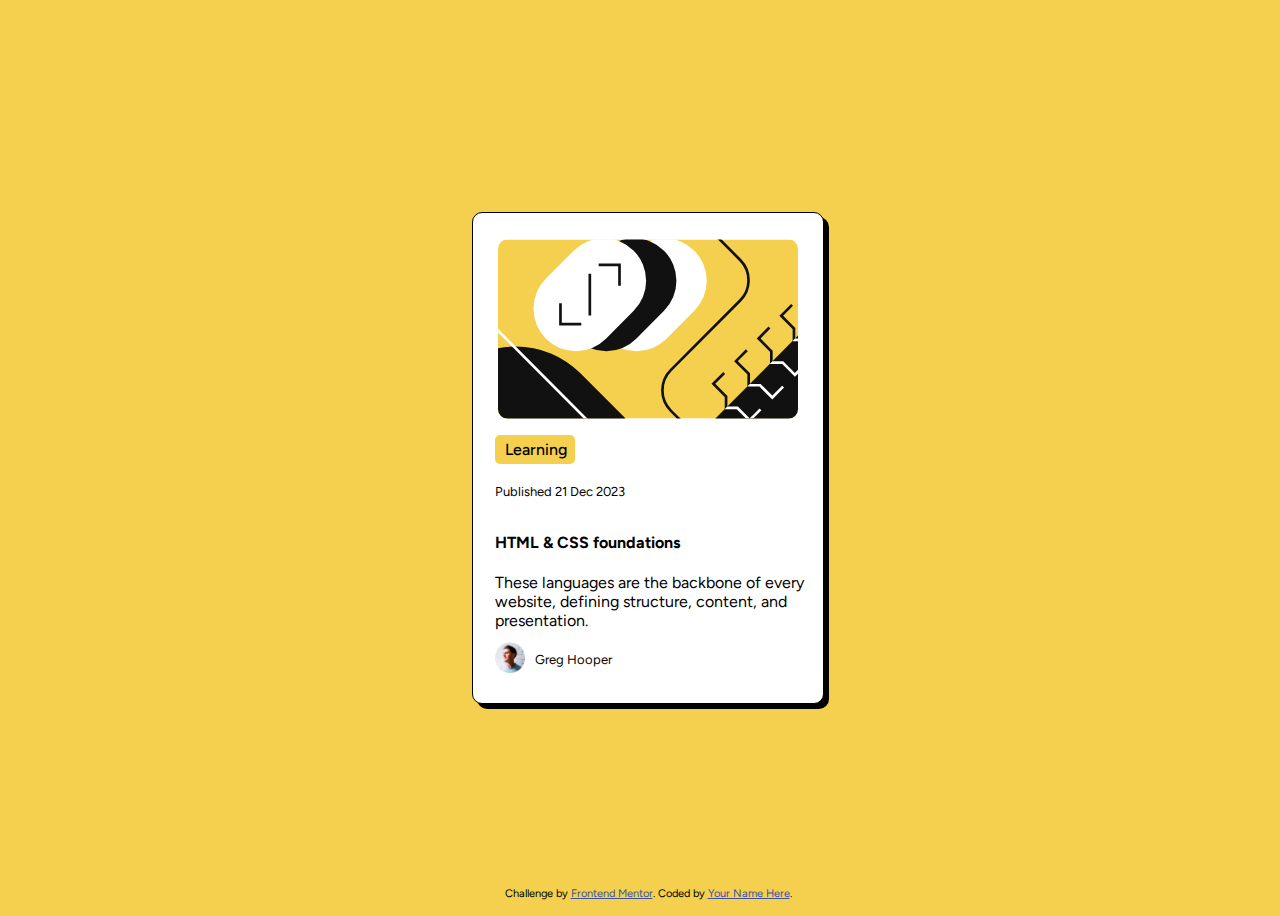
<file: blog-preview-card-main/index.html>
<!DOCTYPE html>
<html lang="en">
    <head>
        <meta charset="UTF-8">
        <meta name="viewport" content="width=device-width, initial-scale=1.0">
        <!-- displays site properly based on user's device -->

        <link
            rel="icon"
            type="image/png"
            sizes="32x32"
            href="./assets/images/favicon-32x32.png">

        <title>Frontend Mentor | Blog preview card</title>
        <link rel="stylesheet" href="style.css">

        <!-- Feel free to remove these styles or customise in your own stylesheet 👍 -->
        <style></style>
    </head>
    <body id="wrapper">
        <div id="card-container">
            <div class="image-container">
                <img src="./assets/images/illustration-article.svg"/>

            </div>
            <div class="label-container">
                <span>Learning</span>
                <span>Published 21 Dec 2023</span>
            </div>
            <div class="info-container">
                <h4>
                    <a href="#">HTML & CSS foundations</a>
                </h4>
                <p>
                    These languages are the backbone of every website, defining structure, content,
                    and presentation.

                </p>
            </div>
            <div class="footer-container">
                <div class="avatar-img-container">
                    <img src="./assets/images/image-avatar.webp"/>

                </div>
                <span>Greg Hooper</span>

            </div>

        </div>

        <div class="attribution">
            Challenge by
            <a href="https://www.frontendmentor.io?ref=challenge" target="_blank">Frontend Mentor</a>. Coded by
            <a href="#">Your Name Here</a>.
        </div>
    </body>
</html>
</file>
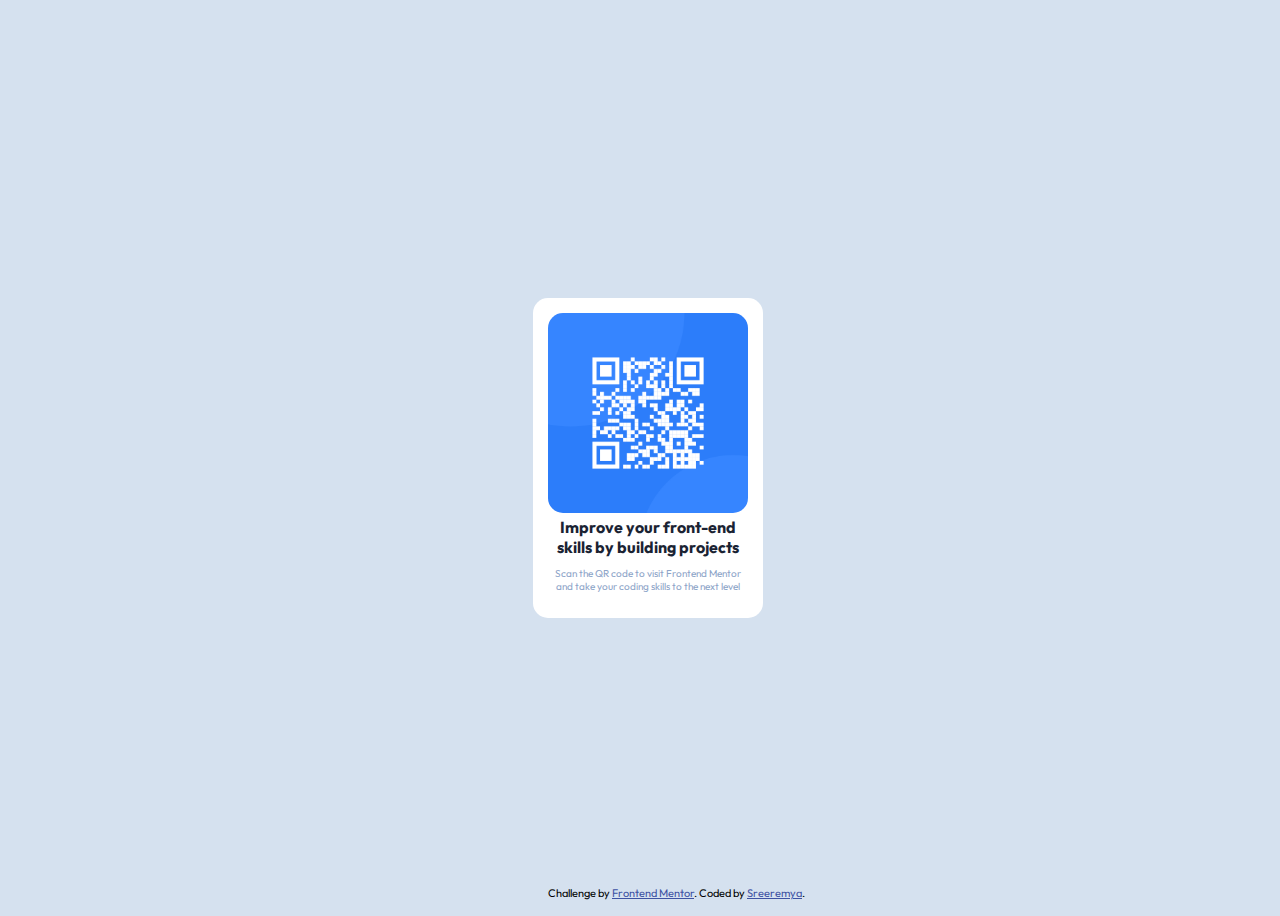
<file: qr-code-component-main/index.html>
<!DOCTYPE html>
<html lang="en">
<head>
  <meta charset="UTF-8">
  <meta name="viewport" content="width=device-width, initial-scale=1.0"> <!-- displays site properly based on user's device -->

  <link rel="icon" type="image/png" sizes="32x32" href="./images/favicon-32x32.png">
  
  <title>Frontend Mentor | QR code component</title>

  <!-- Feel free to remove these styles or customise in your own stylesheet 👍 -->
  <style>
    @font-face {
      font-family: Outfit;
      src: url(./Assets/font/Outfit/Outfit-VariableFont_wght.ttf);
    }

    *{
      font-family: Outfit;
    }
    .attribution { font-size: 11px; text-align: center; position: absolute;bottom: 0
      ;}
    .attribution a { color: hsl(228, 45%, 44%); }
    .wrapper{
      width:100%;height:100vh; display: flex;justify-content: center; align-items: center ;flex-direction: column;background-color: hsl(212.31deg 44.83% 88.63%);overflow: hidden;
    }
    .container{width: 200px;;background-color: white;padding: 15px;border-radius: 15px;}
    
    #text-wrapper h4{
    margin: 0;
      text-align: center;
      color: hsl(218.4deg 32.47% 15.1%);
    ;
      
    }
    #text-wrapper p{
      font-size: 10px;
      text-align: center;
      color: hsl(217, 35%, 67%);
      text-align: center;
      
    }
  </style>
</head>
<body class="wrapper">
<div class="container">
  <img src="./images/image-qr-code.png" alt="QR Image" width="100%" style="border-radius: 15px;"
  /> 
<div id="text-wrapper">
<h4>Improve your front-end skills by building projects</h4>  
 <p>Scan the QR code to visit Frontend Mentor  and take your coding skills to the next level

 </p> 

</div>

<div class="attribution">
  Challenge by <a href="https://www.frontendmentor.io?ref=challenge" target="_blank">Frontend Mentor</a>. 
  Coded by <a href="#">Sreeremya</a>.
</div>
</body>
</html>
</file>
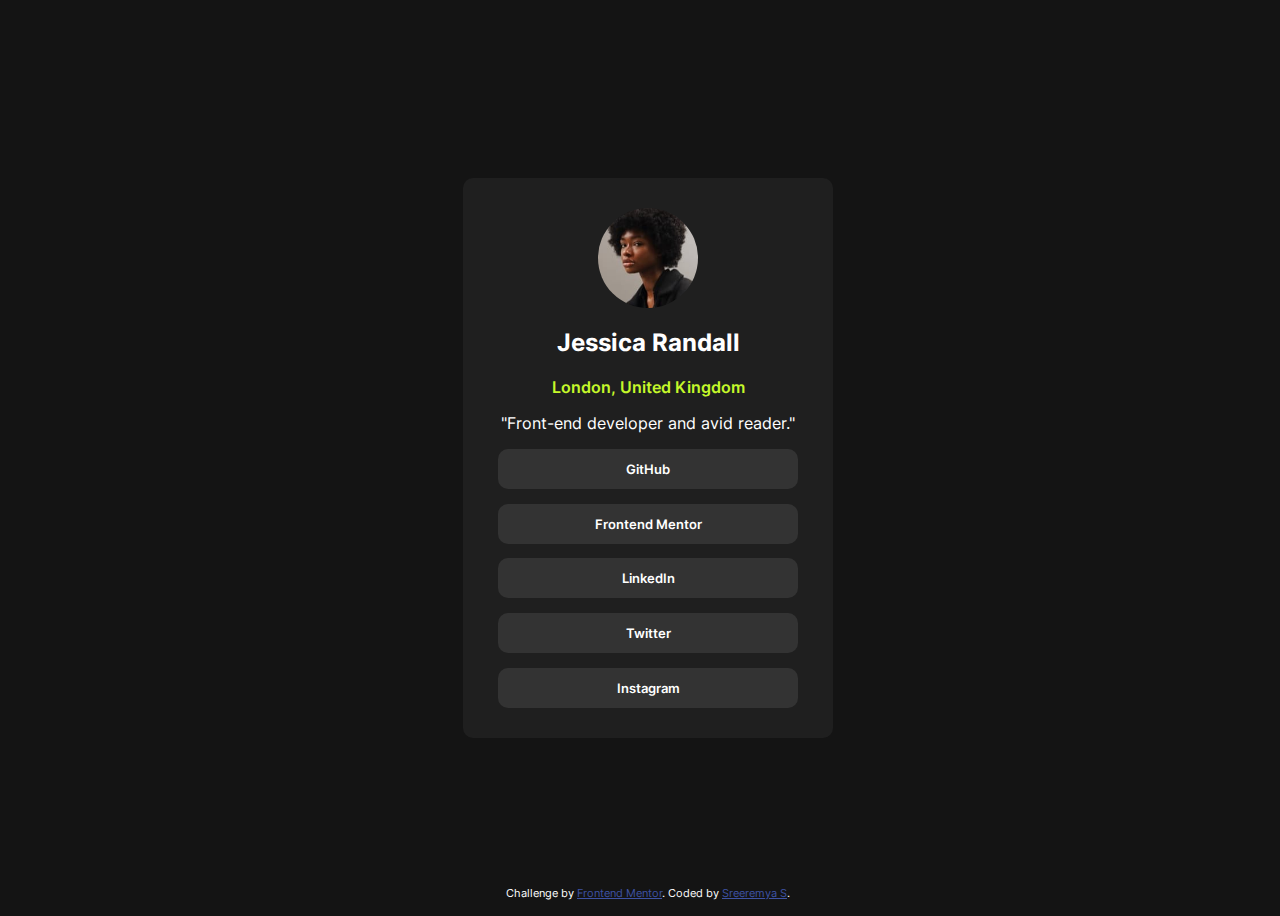
<file: social-links-profile-main/index.html>
<!DOCTYPE html>
<html lang="en">
    <head>
        <meta charset="UTF-8">
        <meta name="viewport" content="width=device-width, initial-scale=1.0">
        <!-- displays site properly based on user's device -->

        <link
            rel="icon"
            type="image/png"
            sizes="32x32"
            href="./assets/images/favicon-32x32.png">

        <title>Frontend Mentor | Social links profile</title>
        <link href="style.css" rel="stylesheet">
        <!-- Feel free to remove these styles or customise in your own stylesheet 👍 -->
        <style></style>
    </head>
    <body>
        <div class="card-container" role="main">
            <div class="card-header">
              
                <img src="./assets/images/avatar-jessica.jpeg" alt="profile pic" width="100"/>

              
                <h2>Jessica Randall</h2>
                <h4>London, United Kingdom</h4>
                <p>"Front-end developer and avid reader."</p>

            </div>
            <div class="card-body">
                <button>GitHub</button>
                <button>Frontend Mentor</button>
                <button>LinkedIn</button>
                <button>Twitter</button>
                <button>Instagram</button>

            </div>
        </div>


        <div class="attribution">
            Challenge by
            <a href="https://www.frontendmentor.io?ref=challenge" target="_blank">Frontend Mentor</a>. Coded by
            <a href="#">Sreeremya S</a>.
        </div>
    </body>
</html>
</file>
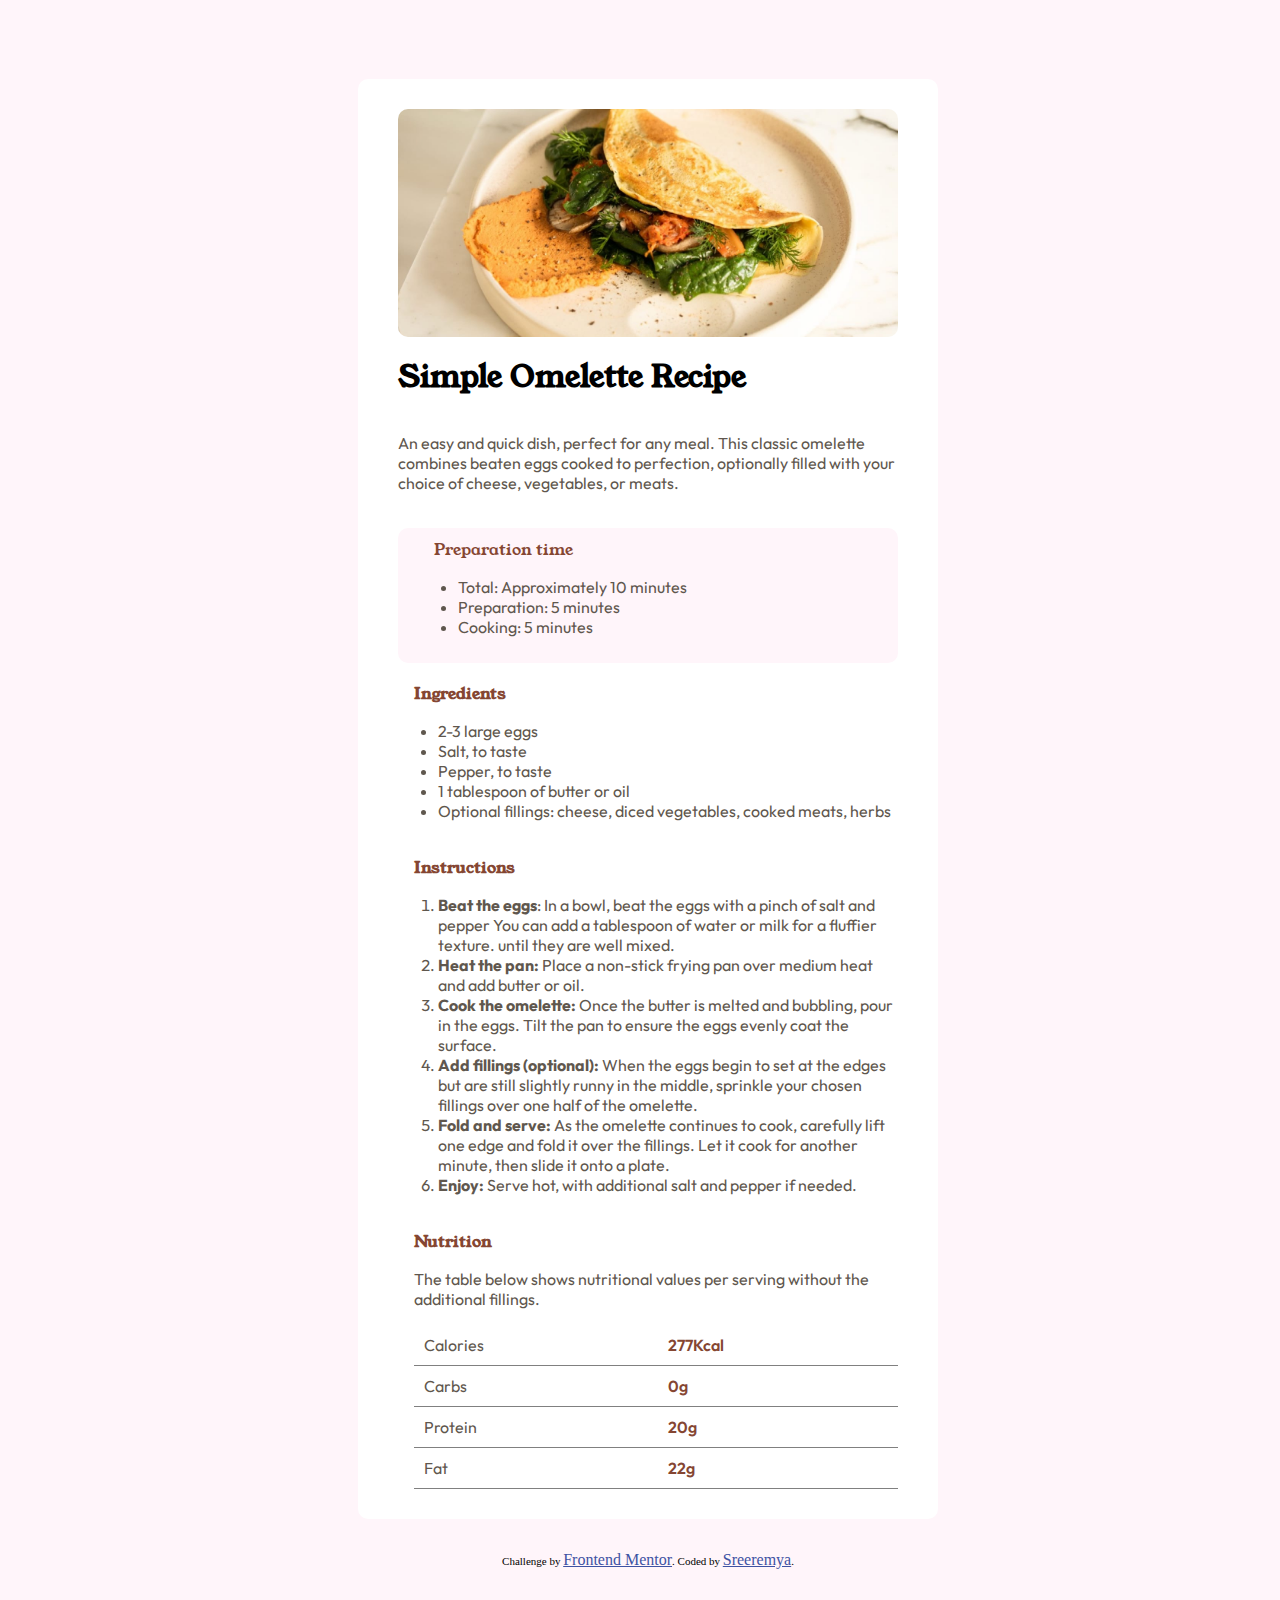
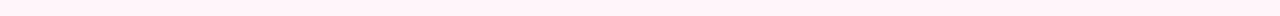
<file: recipe-page-main/recipe-page-main/index.html>
<!DOCTYPE html>
<html lang="en">
    <head>
        <meta charset="UTF-8">
        <meta name="viewport" content="width=device-width, initial-scale=1.0">
        <!-- displays site properly based on user's device -->

        <link
            rel="icon"
            type="image/png"
            sizes="32x32"
            href="./assets/images/favicon-32x32.png">

        <title>Frontend Mentor | Recipe page</title>
        <!-- Feel free to remove these styles or customise in your own stylesheet 👍 -->
        
        <link href="style.css" rel="stylesheet">
    </head>
    <body>
        <div class="container" role="main">
            <div class="image-container">
                <img src="./assets/images/image-omelette.jpeg" alt="omelette-image" width="100%"/>
            </div>
            

                <h1>Simple Omelette Recipe
                </h1>
                <p>
                    An easy and quick dish, perfect for any meal. This classic omelette combines
                    beaten eggs cooked to perfection, optionally filled with your choice of cheese,
                    vegetables, or meats.

                </p>
                <section id="preparation">
                    <h4>Preparation time</h4>
                    <ul>
                        <li>Total: Approximately 10 minutes</li>
                        <li>Preparation: 5 minutes</li>
                        <li>Cooking: 5 minutes
                        </li>
                    </ul>
                </section>
                <section id="ingredients">
                    <h3>Ingredients</h3>
                    <ul>
                        <li>2-3 large eggs</li>
                        <li>Salt, to taste</li>
                        <li>
                            Pepper, to taste
                        </li>

                        <li>
                            1 tablespoon of butter or oil
                        </li>

                        <li>
                            Optional fillings: cheese, diced vegetables, cooked meats, herbs
                        </li>

                    </ul>
                </section>
                
                <section>
                    <h3>Instructions</h3>
                    <ol>

                        <li><b>Beat the eggs</b>: In a bowl, beat the eggs with a pinch of salt and pepper
                            You can add a tablespoon of water or milk for a fluffier texture.
                            until they are well mixed.
                        </li>
                        
                        <li>
                            <b>Heat the pan:</b> Place a non-stick frying pan over medium heat and add butter or
                            oil.
                        </li>

                        <li>
                            <b>Cook the omelette:</b> Once the butter is melted and bubbling, pour in the eggs.
                            Tilt the pan to ensure the eggs evenly coat the surface.
                        </li>

                        <li>
                            <b>Add fillings (optional):</b> When the eggs begin to set at the edges but are still
                            slightly runny in the middle, sprinkle your chosen fillings over one half of the
                            omelette.
                        </li>
                        <li>
                            <b>Fold and serve:</b> As the omelette continues to cook, carefully lift one edge and
                            fold it over the fillings. Let it cook for another minute, then slide it onto a
                            plate.
                        </li>
                        <li>
                           <b> Enjoy:</b> Serve hot, with additional salt and pepper if needed.
                        </li>
                    </ol>
                </section>
                
                <section id="nutrition">
                    <h3>Nutrition</h3>
                    <p>
                        The table below shows nutritional values per serving without the additional
                        fillings.

                    </p>

                    <div class="kcal-table-container">
                      <div>Calories</div>
                      <div class="kcal-amount">277Kcal</div>
                      <div>Carbs</div>
                      <div class="kcal-amount">0g</div>
                      <div>Protein</div>
                      <div class="kcal-amount">20g</div>
                      <div>Fat</div>
                      <div class="kcal-amount">22g</div>
                    </div>
                </section>
            

            

            
        </div>
        <div class="attribution">
          Challenge by
          <a href="https://www.frontendmentor.io?ref=challenge" target="_blank">Frontend Mentor</a>. Coded by
          <a href="#">Sreeremya</a>.
      </div>
    </body>
</html>
</file>
<file: blog-preview-card-main/style.css>
@font-face {
    font-family:Figtree ;
    src: url(./assets/fonts/Figtree-VariableFont_wght.ttf);
}
*{
    font-family: Figtree;
}
body{
    width: 100%;
    height: 100vh;
    display: flex;
    justify-content: center;
    align-items: center;
    flex-direction: column;
    background-color: hsl(47, 88%, 63%);
    overflow:hidden;
}
.image-container{
    width: 300px;
    margin: 0 auto;
    
}
img{
    width: 100%;
    border-radius: 10px;

}
#card-container{
    width: 350px;
    height: 450px;
    padding: 20px 0px;
    display: flex;
    flex-direction: column;
    justify-content: space-around;
    background-color: white;
    border-radius: 10px;
    border: 1px solid ;
    box-shadow: 5px 5px;

}
.label-container{
    
    display: flex;
    flex-direction: column;
    justify-content: center;
    padding-left: 22px;
    
}
.label-container span:first-child{
    background-color: hsl(47, 88%, 63%);
    width: 60px;
    padding:5px 10px 5px 10px;
    border-radius: 5px;
    font-weight: 500;

}

.label-container span:nth-child(2){
    margin-top: 20px;
    font-size:13px ;

}
.info-container{
    
    display: flex;
    flex-direction: column;
    justify-content: center;
    padding-left: 22px;
    font-size: 16px;
}
.info-container p{
    margin: 0;
}
.info-container h4 a{
    color: black;
    text-decoration: none;
}
.info-container h4 a:hover{
   color: hsl(47, 88%, 63%);

}

.footer-container{

    display: flex;
    flex-direction: row;
    align-items: center;
    padding-left: 22px;
}
.avatar-img-container{
    width: 30px;
}
.footer-container span{
    padding-left: 10px;
    font-size: small;
}


.attribution { 
    position: absolute;
    bottom: 0;
    font-size: 11px; text-align: center; }
    .attribution a { color: hsl(228, 45%, 44%); }
</file>
<file: social-links-profile-main/style.css>
@font-face {
    font-family:InterVariable ;
    src: url(./assets/fonts/Inter-VariableFont_slnt\,wght.ttf);
}

*{
    font-family: InterVariable;
}

body{
    width: 100%;
    height: 100vh;
    overflow: hidden;
    display: flex;
    flex-direction: column;
    justify-content: center;
    align-items: center;
    background-color: hsl(0, 0%, 8%);
}
.card-container{
    width: 350px;
    height: 500px;
    display: flex;
    flex-direction: column;
   
    background-color:hsl(0, 0%, 12%);
    align-items: center;
    border-radius: 10px;
    padding: 30px 10px;
}
.card-header{
    display: flex;
    flex-direction: column;
    align-items: center;
}
img{
    border-radius: 100px;
}
h2{
    color:hsl(0, 0%, 100%);
    font-weight: 700;

    
}
h4{
    margin: 0;
    color: hsl(75, 94%, 57%);
    font-weight:600 ;
}
p{
    color:hsl(0, 0%, 100%);
    
}
.card-body{
    display: flex;
    flex-direction: column;
    justify-content: space-between;
    height: 100%;
    
}
button{
    width: 300px;
    height: 40px;
    border-radius: 10px;
    font-weight: 600;
    background-color:hsl(0, 0%, 20%);
    color:hsl(0, 0%, 100%);
    border: none;
}
button:hover{
    background-color: hsl(75, 94%, 57%) ;
    cursor: pointer;
}


    
.attribution { font-size: 11px; text-align: center;color:hsl(0, 0%, 100%);position: absolute;bottom: 0;}
    .attribution a { color: hsl(228, 45%, 44%); }
</file>
<file: recipe-page-main/recipe-page-main/style.css>
@font-face {
    font-family:Young Serif ;
    src: url(./assets/fonts/young-serif/YoungSerif-Regular.ttf);
}

@font-face {
    font-family:Outfit ;
    src: url(./assets/fonts/outfit/Outfit-VariableFont_wght.ttf);
}
*{
    font-size: 16px;
}


body{
    width: 100%;
    height: 100rem;
    display: flex;
    flex-direction: column;
    align-items: center; 
    justify-content: center;
    background-color:hsl(330, 100%, 98%);
    overflow-x: hidden;
    
    
}
.container{
    width: 500px;
    height: 1400px;
    background-color: white;
    display: flex;
    flex-direction: column;
    justify-content: space-around;
    padding: 20px 40px;
    border-radius: 10px;
    
}

.image-container{
    display: flex;
    
    
    
}
.image-container img{
    border-radius: 10px;
}
#preparation{
    background-color:hsl(330, 100%, 98%);
    border-radius: 10px;
    padding: 10px 20px;
}

h1{
    margin: 0;
    padding: 0;
    font-family: Young Serif;
    font-weight: 700;
    font-size: 30px;
}
h3{
    margin: 0;
    padding: 0;
    color:hsl(14, 45%, 36%);
    font-family: Young Serif;
    font-weight: 600;
    padding-left: 16px;

}
p{
    
    
    font-family: Outfit;
    color: hsl(30, 10%, 34%);
    
    
}
h4{
    margin: 0;
    font-family: Young Serif;
    font-weight: 400;
    color:hsl(14, 45%, 36%);
    padding-left: 16px;

    ;
}
li{
    font-family: Outfit;
    color: hsl(30, 10%, 34%);
}

#nutrition p{
    padding-left: 16px;
}
.kcal-table-container{
    display: grid;
    grid-template-columns: auto auto;
    
    
    padding-left: 16px;

}
.kcal-table-container div{
    /* height: 30px; */
    border-bottom: 1px solid grey;
    text-align: left;
    padding: 10px;
font-family: Outfit;
color:hsl(30, 10%, 34%)
}
.kcal-amount{
    color:hsl(14, 45%, 36%) !important;
    font-weight: 600;


}



.attribution {
                font-size: 11px;
                text-align: center;
                position: relative;
                top: 2%;
                
            }
            .attribution a {
                color: hsl(228, 45%, 44%);
            }
</file>
